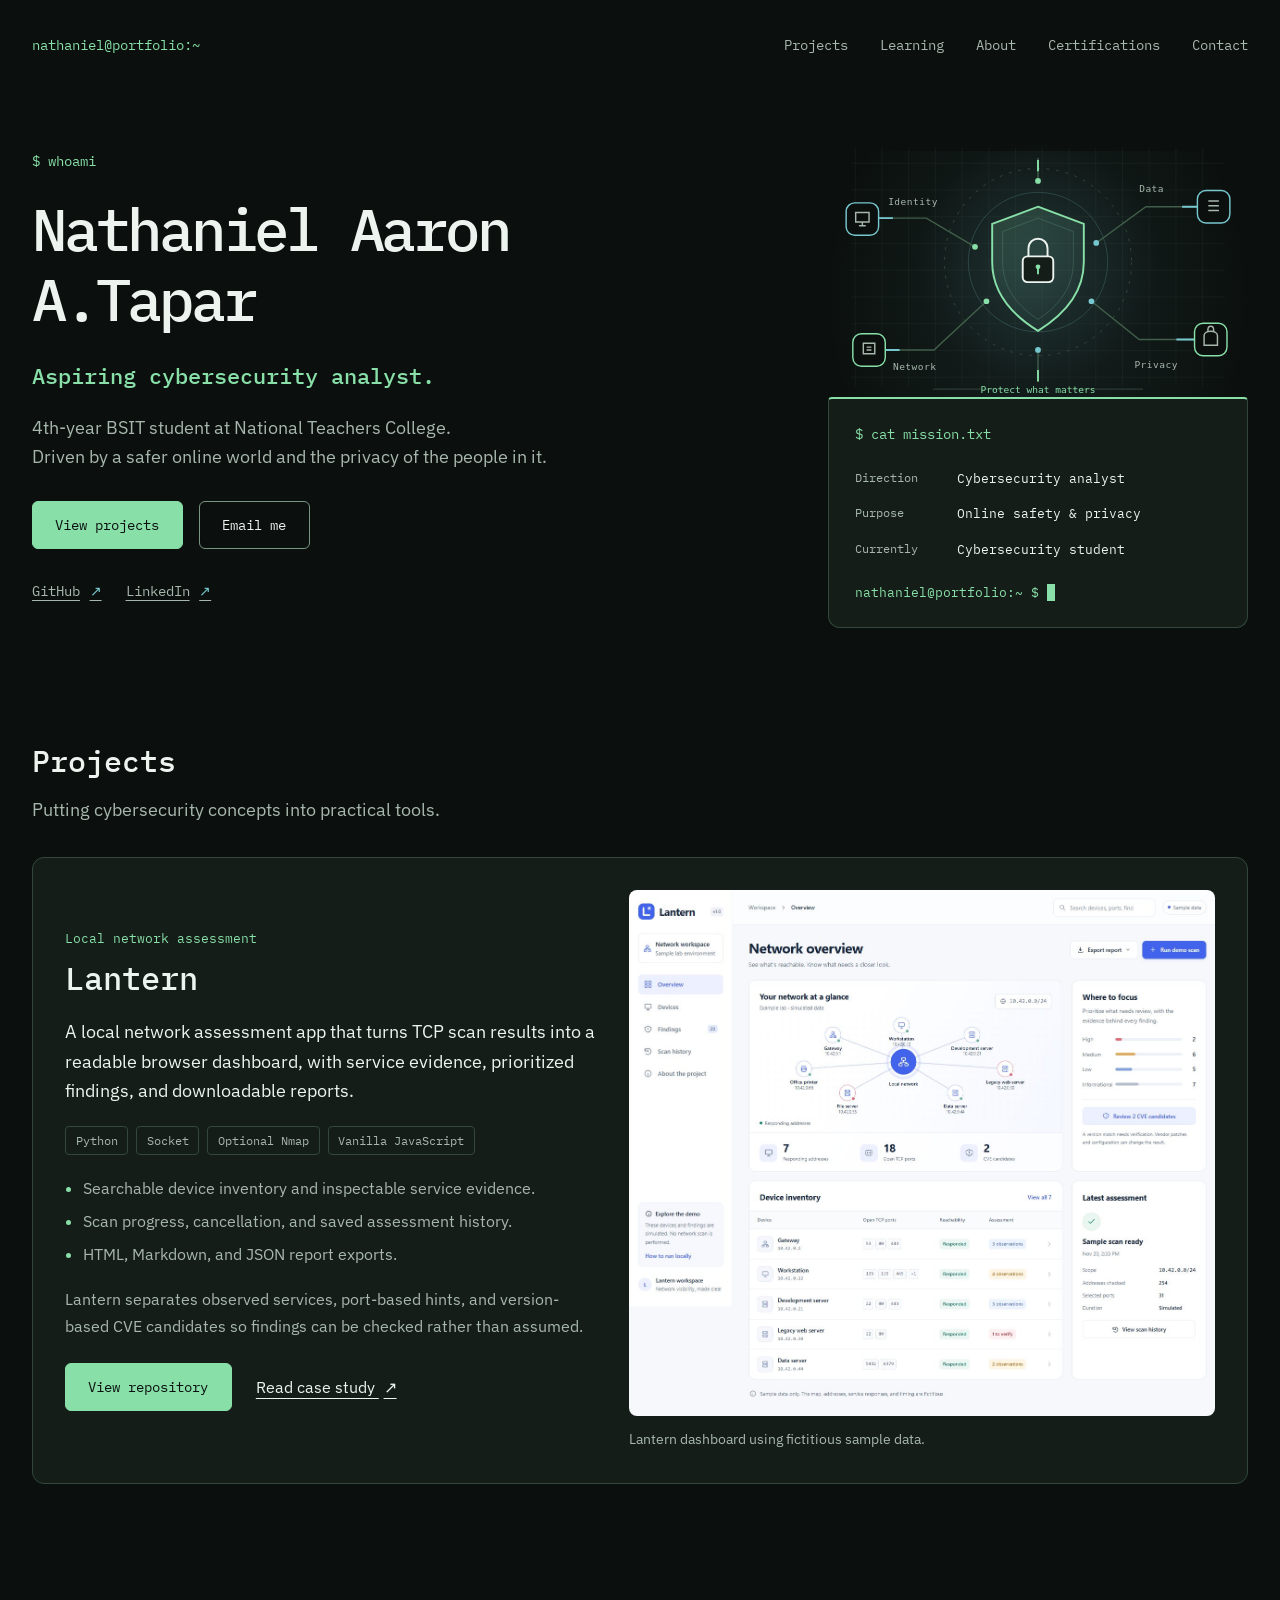
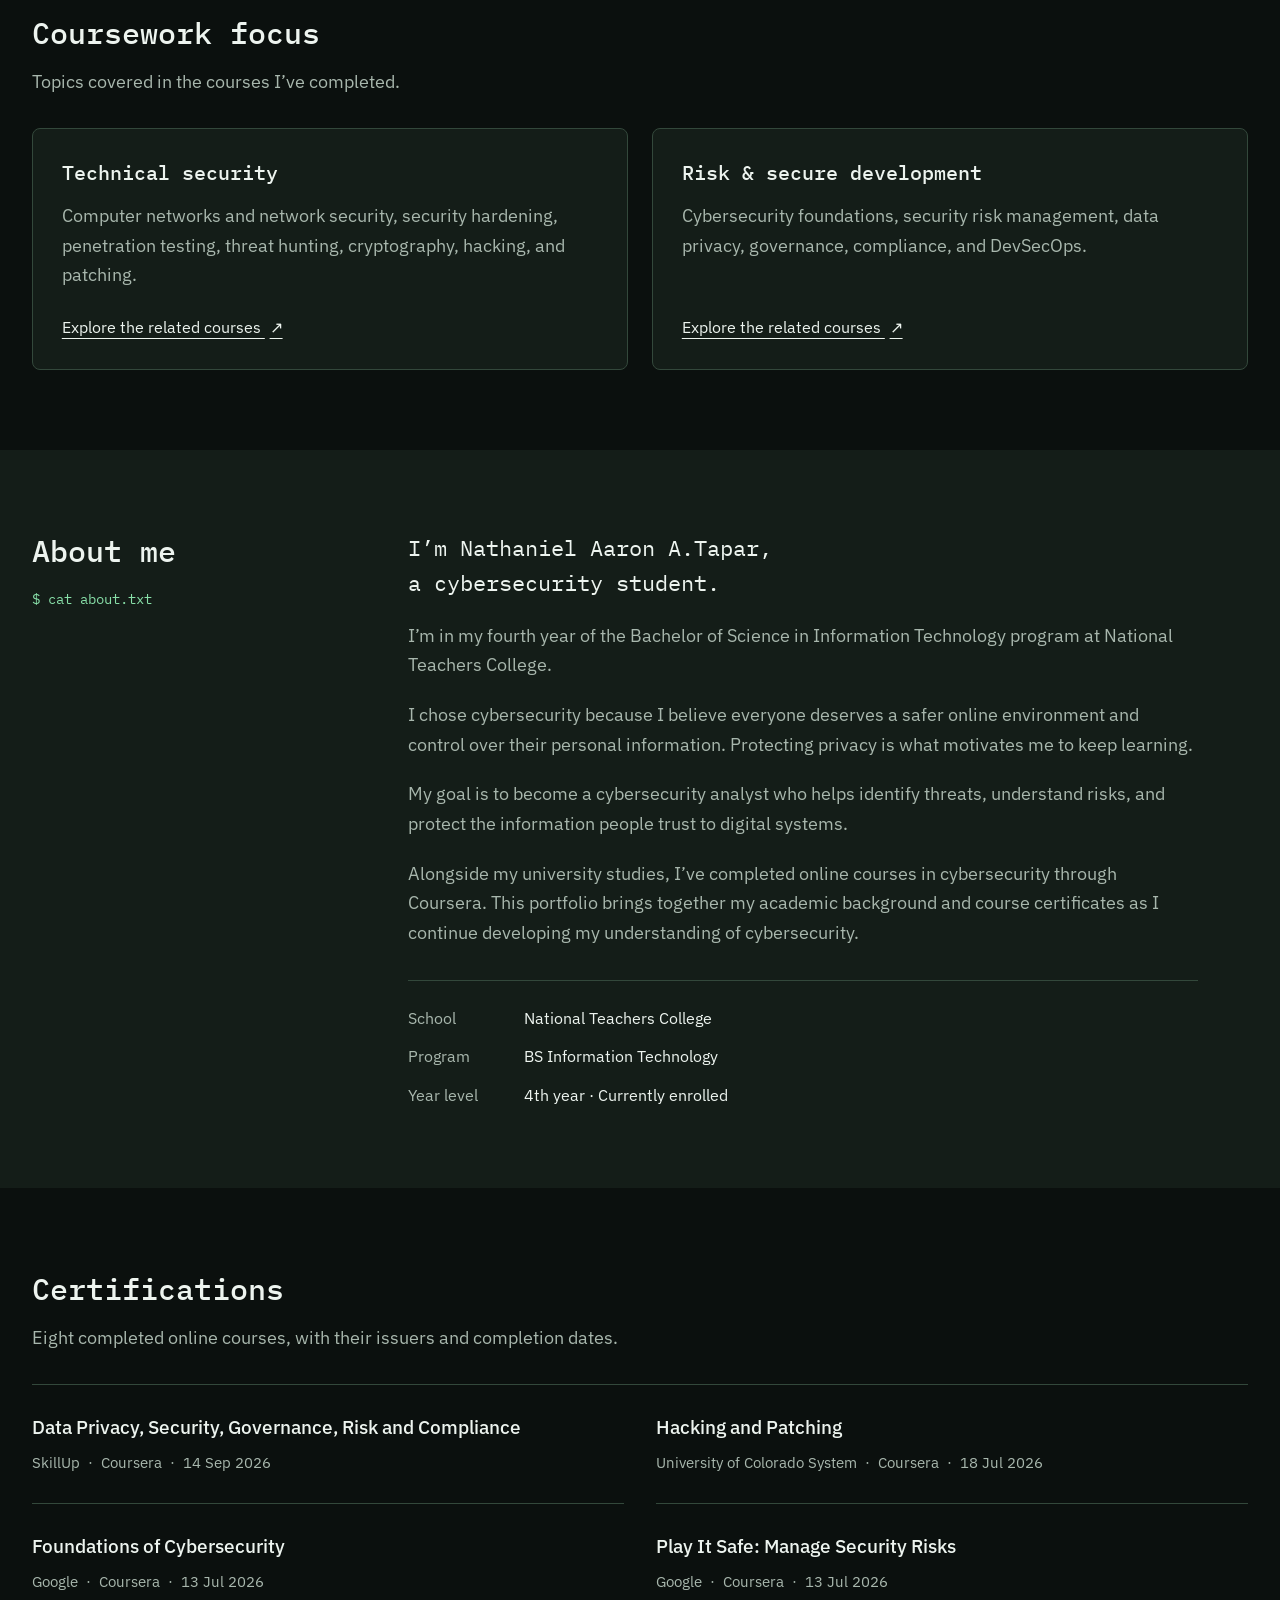
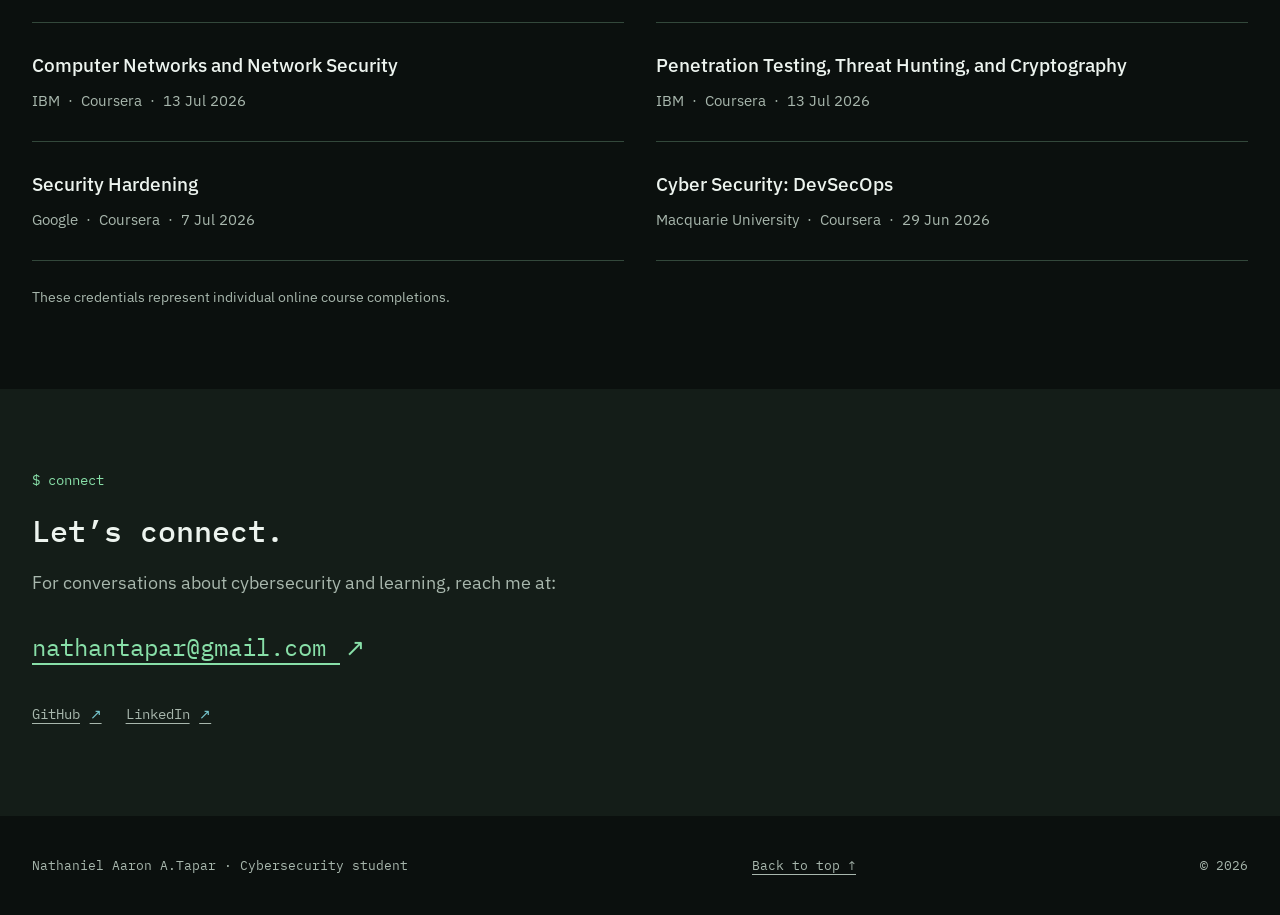
<file: index.html>
<!doctype html>
<html lang="en">
<head>
  <meta charset="utf-8">
  <meta name="viewport" content="width=device-width, initial-scale=1">
  <meta name="color-scheme" content="dark">
  <meta name="theme-color" content="#0b100e">
  <title>Nathaniel Aaron A.Tapar — Aspiring Cybersecurity Analyst</title>
  <meta name="description" content="Nathaniel Aaron A.Tapar, a fourth-year BSIT student and aspiring cybersecurity analyst. Building knowledge to support safer online environments and protect privacy.">
  <meta property="og:title" content="Nathaniel Aaron A.Tapar — Aspiring Cybersecurity Analyst">
  <meta property="og:description" content="Cybersecurity education, completed coursework, and a commitment to safer online environments and privacy.">
  <meta property="og:type" content="website">
  <link rel="icon" href="assets/favicon.svg" type="image/svg+xml">
  <link rel="preload" href="assets/fonts/ibm-plex-mono-medium.woff2" as="font" type="font/woff2" crossorigin>
  <link rel="stylesheet" href="styles.css">
</head>
<body>
  <a class="skip-link" href="#main">Skip to content</a>
  <header class="site-header shell">
    <a class="identity" href="#home" aria-label="Nathaniel Tapar, home">nathaniel@portfolio:<span aria-hidden="true">~</span></a>
    <nav aria-label="Main navigation">
      <a href="#projects">Projects</a>
      <a href="#learning">Learning</a>
      <a href="#about">About</a>
      <a href="#certifications">Certifications</a>
      <a href="#contact">Contact</a>
    </nav>
  </header>

  <main id="main">
    <section class="hero shell" id="home" aria-labelledby="intro-title">
      <div class="hero-copy">
        <p class="command" aria-hidden="true">$ whoami</p>
        <h1 id="intro-title" aria-label="Nathaniel Aaron A.Tapar">Nathaniel Aaron<br>A.Tapar</h1>
        <p class="role">Aspiring cybersecurity analyst.</p>
        <p class="hero-summary">4th-year BSIT student at National Teachers College.<br class="desktop-break"> Driven by a safer online world and the privacy of the people in it.</p>
        <div class="hero-actions">
          <a class="button button-primary" href="#projects">View projects</a>
          <a class="button button-secondary" href="mailto:nathantapar@gmail.com">Email me</a>
        </div>
        <nav class="profile-links" aria-label="Professional profiles">
          <a href="https://github.com/NathanTapar" target="_blank" rel="noopener noreferrer" aria-label="Nathaniel's GitHub profile (new tab)">GitHub <span aria-hidden="true">↗</span></a>
          <a href="https://www.linkedin.com/in/nathan-tapar-411894319/" target="_blank" rel="noopener noreferrer" aria-label="Nathaniel's LinkedIn profile (new tab)">LinkedIn <span aria-hidden="true">↗</span></a>
        </nav>
      </div>
      <aside class="hero-visual" aria-label="My cybersecurity direction">
        <img class="security-map" src="assets/security-network.svg" alt="" width="440" height="290">
        <div class="terminal mission-terminal">
          <p class="command" aria-hidden="true">$ cat mission.txt</p>
          <dl class="mission-details">
            <div><dt>Direction</dt><dd>Cybersecurity analyst</dd></div>
            <div><dt>Purpose</dt><dd>Online safety &amp; privacy</dd></div>
            <div><dt>Currently</dt><dd>Cybersecurity student</dd></div>
          </dl>
          <p class="terminal-prompt" aria-hidden="true">nathaniel@portfolio:~ $ <span class="cursor"></span></p>
        </div>
      </aside>
    </section>

    <section class="projects shell section" id="projects" aria-labelledby="projects-title">
      <div class="section-heading">
        <h2 id="projects-title">Projects</h2>
        <p>Putting cybersecurity concepts into practical tools.</p>
      </div>
      <article class="project-card" aria-labelledby="lantern-title">
        <div class="project-copy">
          <p class="project-category">Local network assessment</p>
          <h3 id="lantern-title">Lantern</h3>
          <p class="project-summary">A local network assessment app that turns TCP scan results into a readable browser dashboard, with service evidence, prioritized findings, and downloadable reports.</p>
          <ul class="project-stack" aria-label="Lantern technologies">
            <li>Python</li><li>Socket</li><li>Optional Nmap</li><li>Vanilla JavaScript</li>
          </ul>
          <ul class="project-features">
            <li>Searchable device inventory and inspectable service evidence.</li>
            <li>Scan progress, cancellation, and saved assessment history.</li>
            <li>HTML, Markdown, and JSON report exports.</li>
          </ul>
          <p class="project-decision">Lantern separates observed services, port-based hints, and version-based CVE candidates so findings can be checked rather than assumed.</p>
          <div class="project-actions">
            <a class="button button-primary" href="https://github.com/NathanTapar/Lantern" target="_blank" rel="noopener noreferrer" aria-label="View Lantern repository on GitHub (new tab)">View repository</a>
            <a class="text-link" href="https://github.com/NathanTapar/Lantern/blob/main/docs/portfolio-case-study.md" target="_blank" rel="noopener noreferrer" aria-label="Read Lantern's portfolio case study on GitHub (new tab)">Read case study <span aria-hidden="true">↗</span></a>
          </div>
        </div>
        <figure class="project-preview">
          <img src="assets/lantern-overview.jpg" alt="Lantern dashboard with a network map, device inventory, and findings grouped by severity." width="1265" height="1138" loading="lazy" decoding="async" draggable="false">
          <figcaption>Lantern dashboard using fictitious sample data.</figcaption>
        </figure>
      </article>
    </section>

    <section class="learning shell section" id="learning" aria-labelledby="learning-title">
      <div class="section-heading">
        <h2 id="learning-title">Coursework focus</h2>
        <p>Topics covered in the courses I’ve completed.</p>
      </div>
      <div class="learning-grid">
        <article class="learning-card">
          <h3>Technical security</h3>
          <p>Computer networks and network security, security hardening, penetration testing, threat hunting, cryptography, hacking, and patching.</p>
          <a class="text-link" href="#certifications">Explore the related courses <span aria-hidden="true">↗</span></a>
        </article>
        <article class="learning-card">
          <h3>Risk &amp; secure development</h3>
          <p>Cybersecurity foundations, security risk management, data privacy, governance, compliance, and DevSecOps.</p>
          <a class="text-link" href="#certifications">Explore the related courses <span aria-hidden="true">↗</span></a>
        </article>
      </div>
    </section>

    <section class="about section-band" id="about" aria-labelledby="about-title">
      <div class="shell about-grid section">
        <div>
          <h2 id="about-title">About me</h2>
          <p class="command section-command" aria-hidden="true">$ cat about.txt</p>
        </div>
        <div class="about-copy">
          <p class="about-intro">I’m Nathaniel Aaron A.Tapar,<br>a cybersecurity student.</p>
          <p>I’m in my fourth year of the Bachelor of Science in Information Technology program at National Teachers College.</p>
          <p>I chose cybersecurity because I believe everyone deserves a safer online environment and control over their personal information. Protecting privacy is what motivates me to keep learning.</p>
          <p>My goal is to become a cybersecurity analyst who helps identify threats, understand risks, and protect the information people trust to digital systems.</p>
          <p>Alongside my university studies, I’ve completed online courses in cybersecurity through Coursera. This portfolio brings together my academic background and course certificates as I continue developing my understanding of cybersecurity.</p>
          <dl class="education">
            <div><dt>School</dt><dd>National Teachers College</dd></div>
            <div><dt>Program</dt><dd>BS Information Technology</dd></div>
            <div><dt>Year level</dt><dd>4th year · Currently enrolled</dd></div>
          </dl>
        </div>
      </div>
    </section>

    <section class="certifications shell section" id="certifications" aria-labelledby="certifications-title">
      <div class="section-heading">
        <h2 id="certifications-title">Certifications</h2>
        <p>Eight completed online courses, with their issuers and completion dates.</p>
      </div>
      <ul class="certificate-list">
        <li class="certificate">
          <div class="certificate-copy">
            <h3>Data Privacy, Security, Governance, Risk and Compliance</h3>
            <p>SkillUp <span aria-hidden="true">·</span> Coursera <span aria-hidden="true">·</span> <time datetime="2026-09-14">14 Sep 2026</time></p>
          </div>
        </li>
        <li class="certificate">
          <div class="certificate-copy">
            <h3>Hacking and Patching</h3>
            <p>University of Colorado System <span aria-hidden="true">·</span> Coursera <span aria-hidden="true">·</span> <time datetime="2026-07-18">18 Jul 2026</time></p>
          </div>
        </li>
        <li class="certificate">
          <div class="certificate-copy">
            <h3>Foundations of Cybersecurity</h3>
            <p>Google <span aria-hidden="true">·</span> Coursera <span aria-hidden="true">·</span> <time datetime="2026-07-13">13 Jul 2026</time></p>
          </div>
        </li>
        <li class="certificate">
          <div class="certificate-copy">
            <h3>Play It Safe: Manage Security Risks</h3>
            <p>Google <span aria-hidden="true">·</span> Coursera <span aria-hidden="true">·</span> <time datetime="2026-07-13">13 Jul 2026</time></p>
          </div>
        </li>
        <li class="certificate">
          <div class="certificate-copy">
            <h3>Computer Networks and Network Security</h3>
            <p>IBM <span aria-hidden="true">·</span> Coursera <span aria-hidden="true">·</span> <time datetime="2026-07-13">13 Jul 2026</time></p>
          </div>
        </li>
        <li class="certificate">
          <div class="certificate-copy">
            <h3>Penetration Testing, Threat Hunting, and Cryptography</h3>
            <p>IBM <span aria-hidden="true">·</span> Coursera <span aria-hidden="true">·</span> <time datetime="2026-07-13">13 Jul 2026</time></p>
          </div>
        </li>
        <li class="certificate">
          <div class="certificate-copy">
            <h3>Security Hardening</h3>
            <p>Google <span aria-hidden="true">·</span> Coursera <span aria-hidden="true">·</span> <time datetime="2026-07-07">7 Jul 2026</time></p>
          </div>
        </li>
        <li class="certificate">
          <div class="certificate-copy">
            <h3>Cyber Security: DevSecOps</h3>
            <p>Macquarie University <span aria-hidden="true">·</span> Coursera <span aria-hidden="true">·</span> <time datetime="2026-06-29">29 Jun 2026</time></p>
          </div>
        </li>
      </ul>
      <p class="certificate-note">These credentials represent individual online course completions.</p>
    </section>

    <section class="contact section-band" id="contact" aria-labelledby="contact-title">
      <div class="shell section">
        <p class="command" aria-hidden="true">$ connect</p>
        <h2 id="contact-title">Let’s connect.</h2>
        <p>For conversations about cybersecurity and learning, reach me at:</p>
        <a class="email-link" href="mailto:nathantapar@gmail.com">nathantapar@gmail.com <span aria-hidden="true">↗</span></a>
        <nav class="profile-links" aria-label="Contact profiles">
          <a href="https://github.com/NathanTapar" target="_blank" rel="noopener noreferrer" aria-label="Nathaniel's GitHub profile (new tab)">GitHub <span aria-hidden="true">↗</span></a>
          <a href="https://www.linkedin.com/in/nathan-tapar-411894319/" target="_blank" rel="noopener noreferrer" aria-label="Nathaniel's LinkedIn profile (new tab)">LinkedIn <span aria-hidden="true">↗</span></a>
        </nav>
      </div>
    </section>
  </main>
  <footer class="site-footer shell">
    <p>Nathaniel Aaron A.Tapar <span aria-hidden="true">·</span> Cybersecurity student</p>
    <a href="#home">Back to top <span aria-hidden="true">↑</span></a>
    <p>© 2026</p>
  </footer>
</body>
</html>
</file>
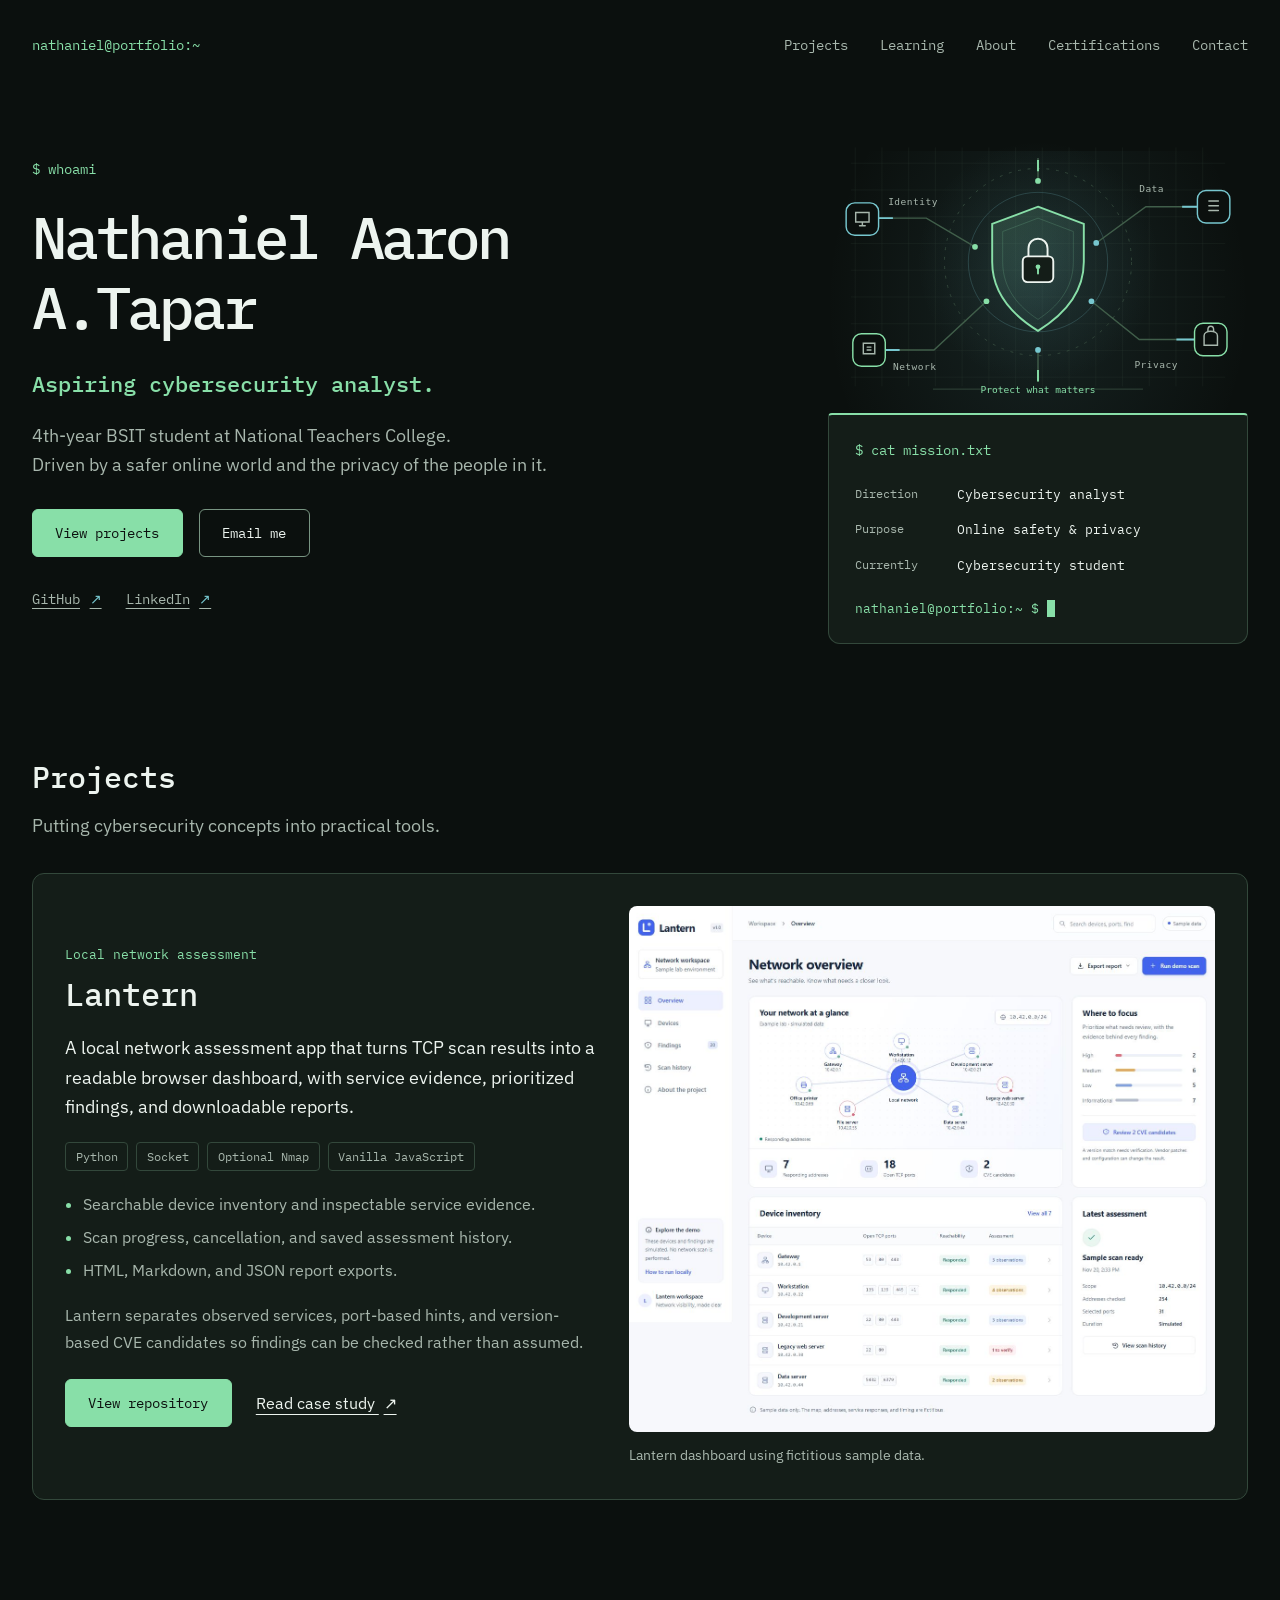
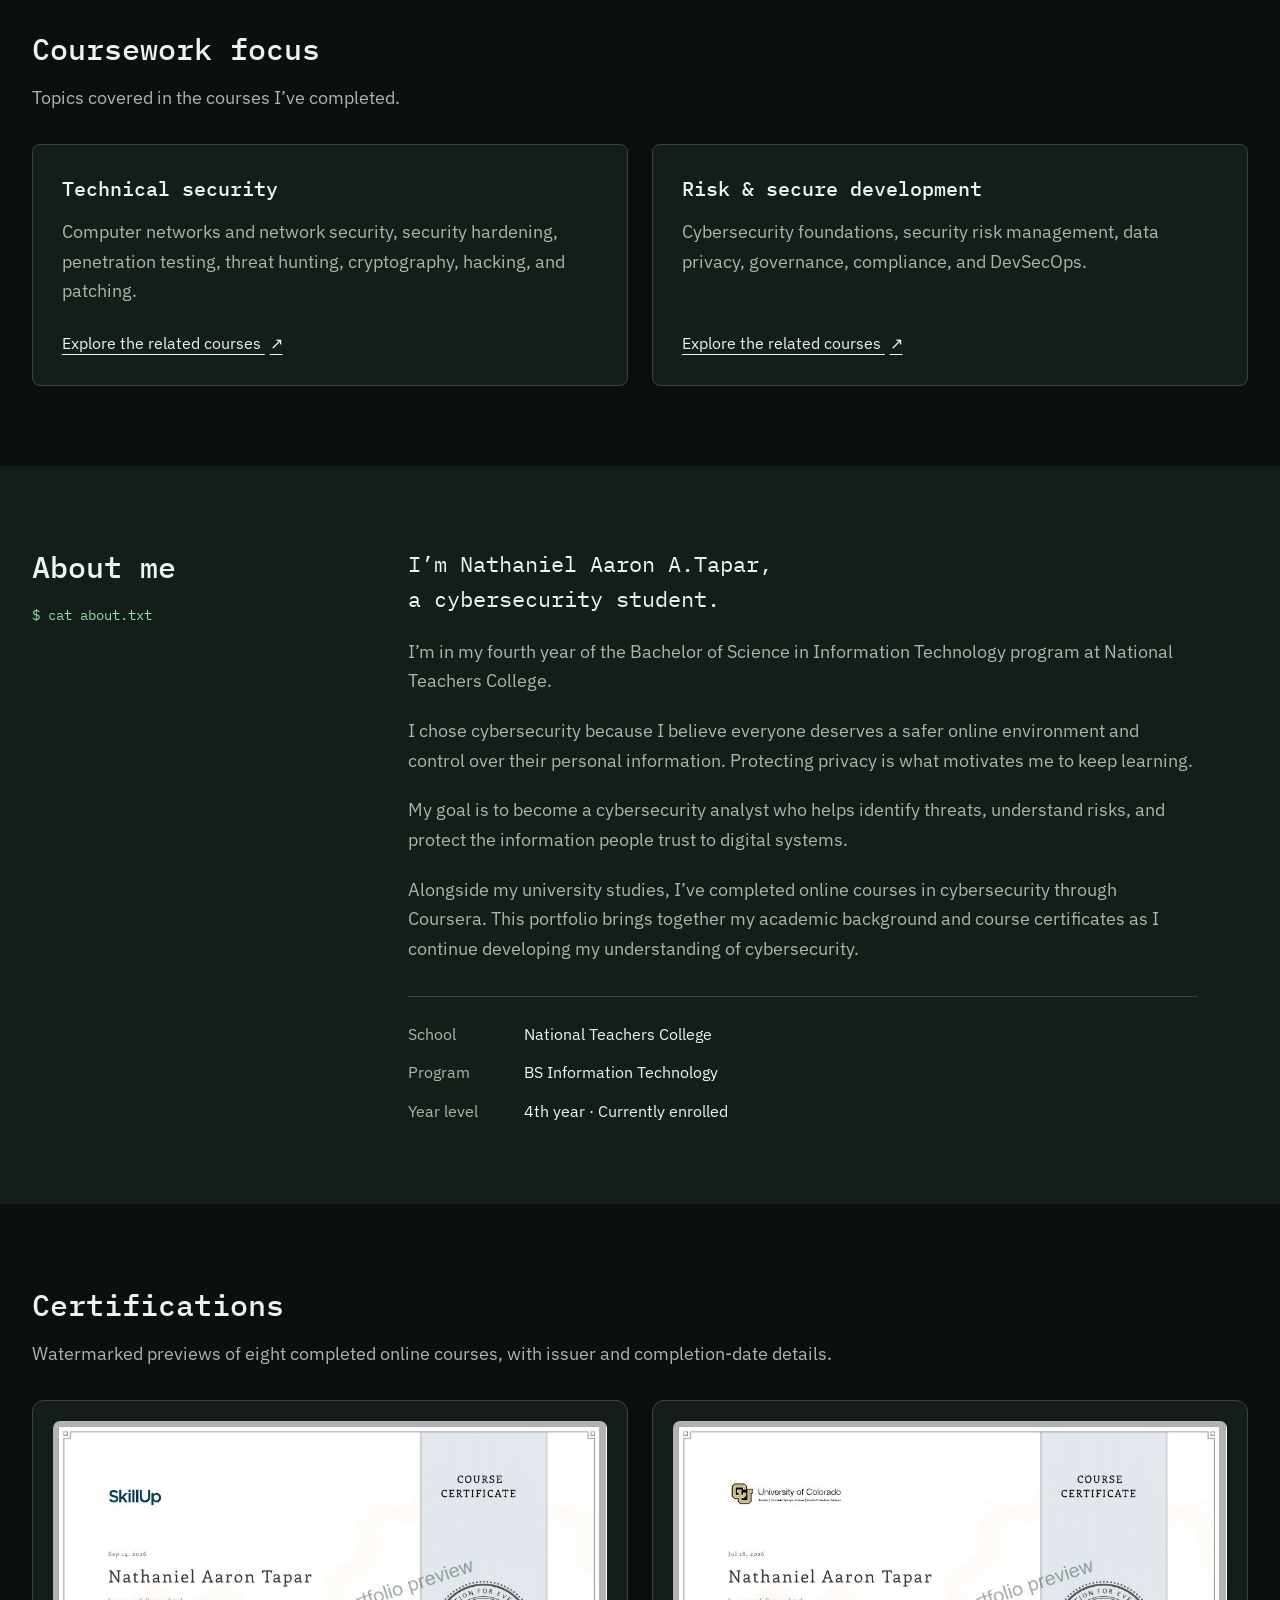
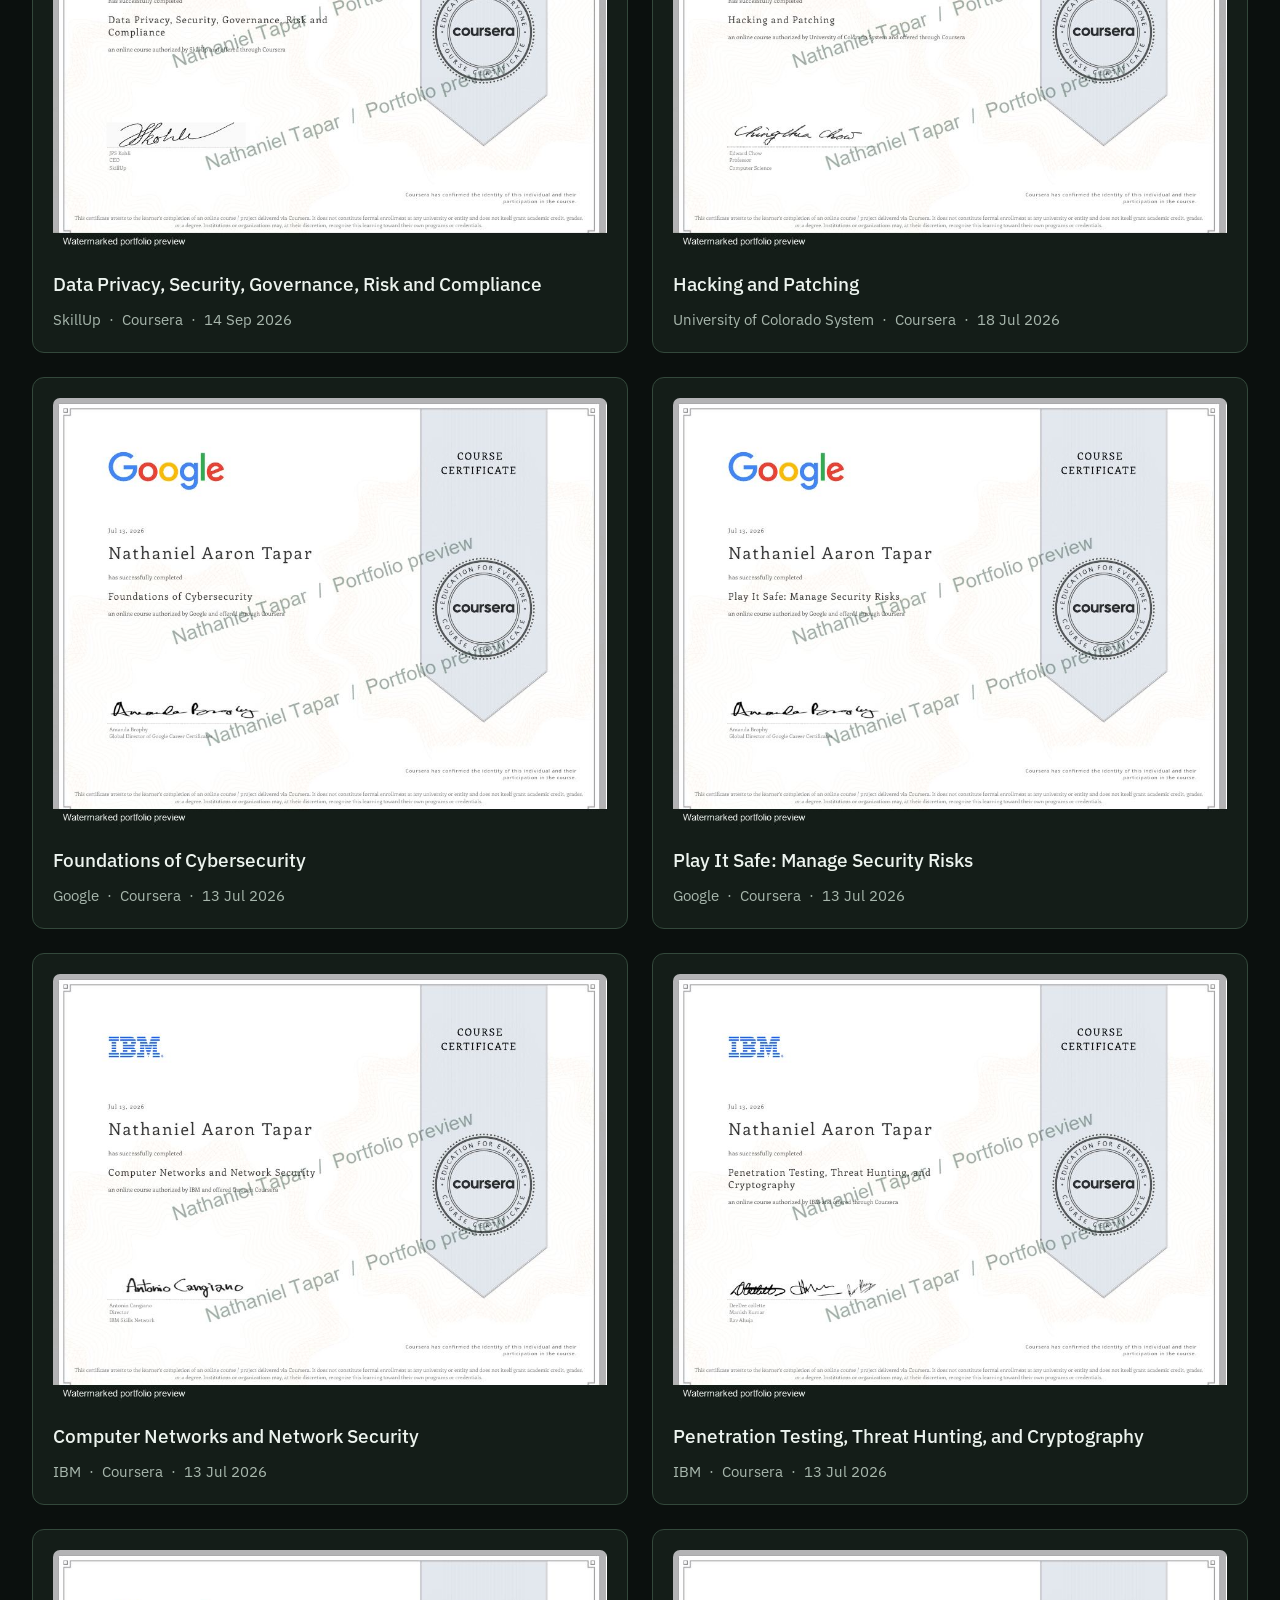
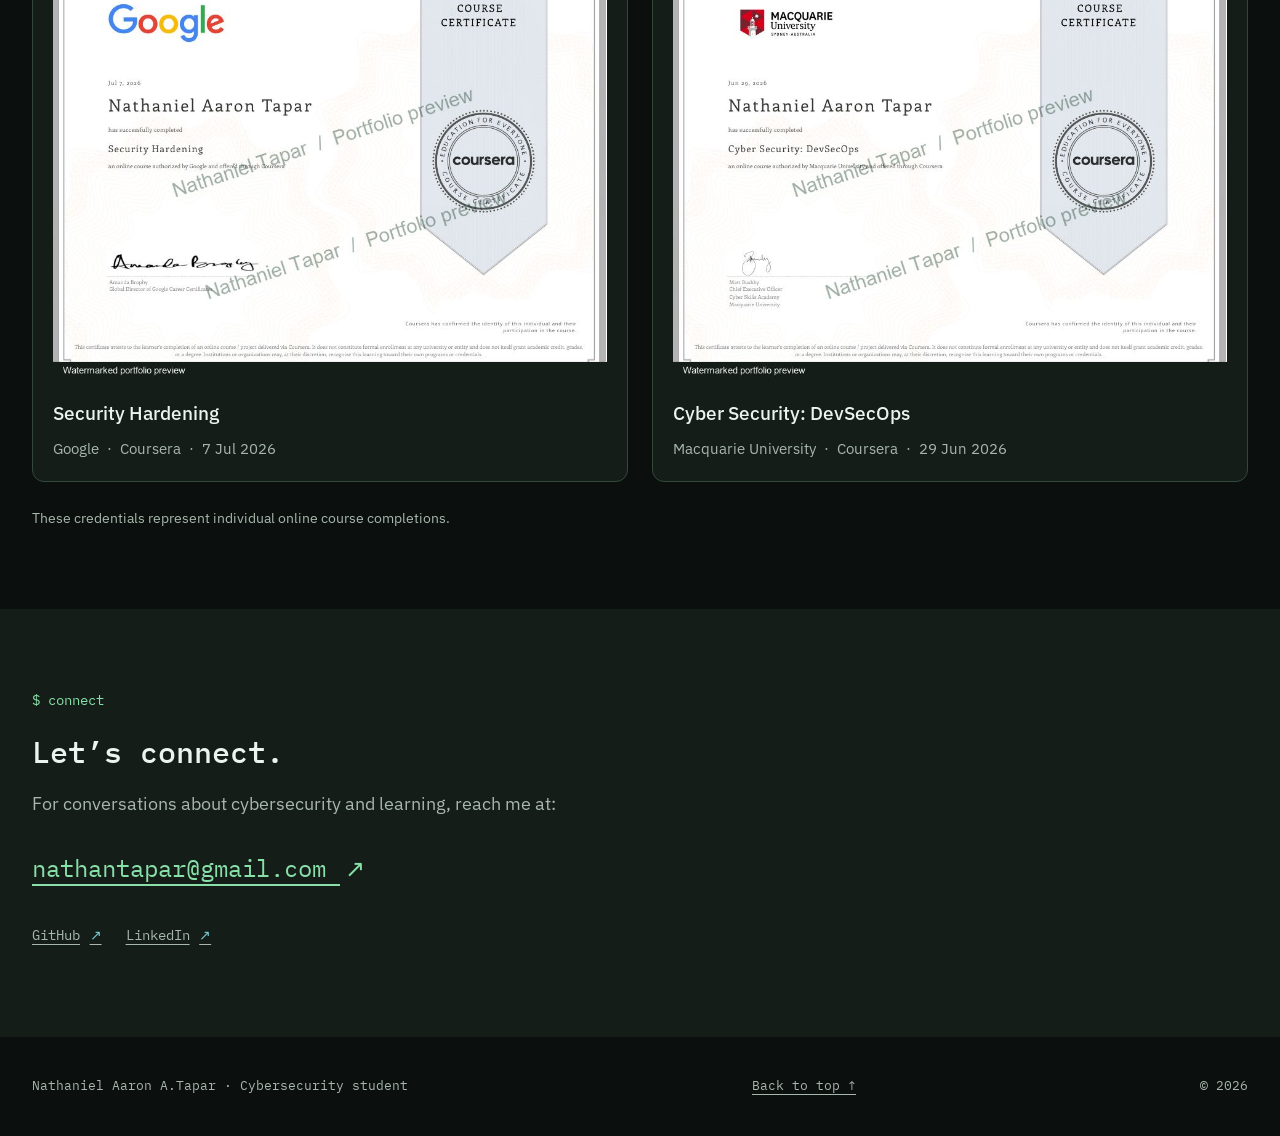
<file: public/index.html>
<!doctype html>
<html lang="en">
<head>
  <meta charset="utf-8">
  <meta name="viewport" content="width=device-width, initial-scale=1">
  <meta name="color-scheme" content="dark">
  <meta name="theme-color" content="#0b100e">
  <title>Nathaniel Aaron A.Tapar — Aspiring Cybersecurity Analyst</title>
  <meta name="description" content="Nathaniel Aaron A.Tapar, a fourth-year BSIT student and aspiring cybersecurity analyst. Building knowledge to support safer online environments and protect privacy.">
  <meta property="og:title" content="Nathaniel Aaron A.Tapar — Aspiring Cybersecurity Analyst">
  <meta property="og:description" content="Cybersecurity education, completed coursework, and a commitment to safer online environments and privacy.">
  <meta property="og:type" content="website">
  <link rel="icon" href="assets/favicon.svg" type="image/svg+xml">
  <link rel="preload" href="assets/fonts/ibm-plex-mono-medium.woff2" as="font" type="font/woff2" crossorigin>
  <link rel="stylesheet" href="styles.css">
</head>
<body>
  <a class="skip-link" href="#main">Skip to content</a>
  <header class="site-header shell">
    <a class="identity" href="#home" aria-label="Nathaniel Tapar, home">nathaniel@portfolio:<span aria-hidden="true">~</span></a>
    <nav aria-label="Main navigation">
      <a href="#projects">Projects</a>
      <a href="#learning">Learning</a>
      <a href="#about">About</a>
      <a href="#certifications">Certifications</a>
      <a href="#contact">Contact</a>
    </nav>
  </header>

  <main id="main">
    <section class="hero shell" id="home" aria-labelledby="intro-title">
      <div class="hero-copy">
        <p class="command" aria-hidden="true">$ whoami</p>
        <h1 id="intro-title" aria-label="Nathaniel Aaron A.Tapar">Nathaniel Aaron<br>A.Tapar</h1>
        <p class="role">Aspiring cybersecurity analyst.</p>
        <p class="hero-summary">4th-year BSIT student at National Teachers College.<br class="desktop-break"> Driven by a safer online world and the privacy of the people in it.</p>
        <div class="hero-actions">
          <a class="button button-primary" href="#projects">View projects</a>
          <a class="button button-secondary" href="https://accounts.google.com/AccountChooser/signinchooser?service=mail&amp;continue=https%3A%2F%2Fmail.google.com%2Fmail%2F%3Fview%3Dcm%26fs%3D1%26to%3Dnathantapar%2540gmail.com" target="_blank" rel="noopener noreferrer" aria-label="Email Nathaniel in Gmail (new tab)">Email me</a>
        </div>
        <nav class="profile-links" aria-label="Professional profiles">
          <a href="https://github.com/NathanTapar" target="_blank" rel="noopener noreferrer" aria-label="Nathaniel's GitHub profile (new tab)">GitHub <span aria-hidden="true">↗</span></a>
          <a href="https://www.linkedin.com/in/nathan-tapar-411894319/" target="_blank" rel="noopener noreferrer" aria-label="Nathaniel's LinkedIn profile (new tab)">LinkedIn <span aria-hidden="true">↗</span></a>
        </nav>
      </div>
      <aside class="hero-visual" aria-label="My cybersecurity direction">
        <img class="security-map" src="assets/security-network.svg" alt="" width="440" height="290">
        <div class="terminal mission-terminal">
          <p class="command" aria-hidden="true">$ cat mission.txt</p>
          <dl class="mission-details">
            <div><dt>Direction</dt><dd>Cybersecurity analyst</dd></div>
            <div><dt>Purpose</dt><dd>Online safety &amp; privacy</dd></div>
            <div><dt>Currently</dt><dd>Cybersecurity student</dd></div>
          </dl>
          <p class="terminal-prompt" aria-hidden="true">nathaniel@portfolio:~ $ <span class="cursor"></span></p>
        </div>
      </aside>
    </section>

    <section class="projects shell section" id="projects" aria-labelledby="projects-title">
      <div class="section-heading">
        <h2 id="projects-title">Projects</h2>
        <p>Putting cybersecurity concepts into practical tools.</p>
      </div>
      <article class="project-card" aria-labelledby="lantern-title">
        <div class="project-copy">
          <p class="project-category">Local network assessment</p>
          <h3 id="lantern-title">Lantern</h3>
          <p class="project-summary">A local network assessment app that turns TCP scan results into a readable browser dashboard, with service evidence, prioritized findings, and downloadable reports.</p>
          <ul class="project-stack" aria-label="Lantern technologies">
            <li>Python</li><li>Socket</li><li>Optional Nmap</li><li>Vanilla JavaScript</li>
          </ul>
          <ul class="project-features">
            <li>Searchable device inventory and inspectable service evidence.</li>
            <li>Scan progress, cancellation, and saved assessment history.</li>
            <li>HTML, Markdown, and JSON report exports.</li>
          </ul>
          <p class="project-decision">Lantern separates observed services, port-based hints, and version-based CVE candidates so findings can be checked rather than assumed.</p>
          <div class="project-actions">
            <a class="button button-primary" href="https://github.com/NathanTapar/Lantern" target="_blank" rel="noopener noreferrer" aria-label="View Lantern repository on GitHub (new tab)">View repository</a>
            <a class="text-link" href="https://github.com/NathanTapar/Lantern/blob/main/docs/portfolio-case-study.md" target="_blank" rel="noopener noreferrer" aria-label="Read Lantern's portfolio case study on GitHub (new tab)">Read case study <span aria-hidden="true">↗</span></a>
          </div>
        </div>
        <figure class="project-preview">
          <img src="assets/lantern-overview.jpg" alt="Lantern dashboard with a network map, device inventory, and findings grouped by severity." width="1265" height="1138" loading="lazy" decoding="async" draggable="false">
          <figcaption>Lantern dashboard using fictitious sample data.</figcaption>
        </figure>
      </article>
    </section>

    <section class="learning shell section" id="learning" aria-labelledby="learning-title">
      <div class="section-heading">
        <h2 id="learning-title">Coursework focus</h2>
        <p>Topics covered in the courses I’ve completed.</p>
      </div>
      <div class="learning-grid">
        <article class="learning-card">
          <h3>Technical security</h3>
          <p>Computer networks and network security, security hardening, penetration testing, threat hunting, cryptography, hacking, and patching.</p>
          <a class="text-link" href="#certifications">Explore the related courses <span aria-hidden="true">↗</span></a>
        </article>
        <article class="learning-card">
          <h3>Risk &amp; secure development</h3>
          <p>Cybersecurity foundations, security risk management, data privacy, governance, compliance, and DevSecOps.</p>
          <a class="text-link" href="#certifications">Explore the related courses <span aria-hidden="true">↗</span></a>
        </article>
      </div>
    </section>

    <section class="about section-band" id="about" aria-labelledby="about-title">
      <div class="shell about-grid section">
        <div>
          <h2 id="about-title">About me</h2>
          <p class="command section-command" aria-hidden="true">$ cat about.txt</p>
        </div>
        <div class="about-copy">
          <p class="about-intro">I’m Nathaniel Aaron A.Tapar,<br>a cybersecurity student.</p>
          <p>I’m in my fourth year of the Bachelor of Science in Information Technology program at National Teachers College.</p>
          <p>I chose cybersecurity because I believe everyone deserves a safer online environment and control over their personal information. Protecting privacy is what motivates me to keep learning.</p>
          <p>My goal is to become a cybersecurity analyst who helps identify threats, understand risks, and protect the information people trust to digital systems.</p>
          <p>Alongside my university studies, I’ve completed online courses in cybersecurity through Coursera. This portfolio brings together my academic background and course certificates as I continue developing my understanding of cybersecurity.</p>
          <dl class="education">
            <div><dt>School</dt><dd>National Teachers College</dd></div>
            <div><dt>Program</dt><dd>BS Information Technology</dd></div>
            <div><dt>Year level</dt><dd>4th year · Currently enrolled</dd></div>
          </dl>
        </div>
      </div>
    </section>

    <section class="certifications shell section" id="certifications" aria-labelledby="certifications-title">
      <div class="section-heading">
        <h2 id="certifications-title">Certifications</h2>
        <p>Watermarked previews of eight completed online courses, with issuer and completion-date details.</p>
      </div>
      <ul class="certificate-list">
        <li class="certificate">
          <img class="certificate-preview" src="assets/certificate-previews/data-privacy-security-governance-risk-compliance.jpg" alt="Watermarked portfolio preview of Data Privacy, Security, Governance, Risk and Compliance from SkillUp." width="900" height="696" loading="lazy" decoding="async" draggable="false">
          <div class="certificate-copy">
            <h3>Data Privacy, Security, Governance, Risk and Compliance</h3>
            <p>SkillUp <span aria-hidden="true">·</span> Coursera <span aria-hidden="true">·</span> <time datetime="2026-09-14">14 Sep 2026</time></p>
          </div>
        </li>
        <li class="certificate">
          <img class="certificate-preview" src="assets/certificate-previews/hacking-and-patching.jpg" alt="Watermarked portfolio preview of Hacking and Patching from University of Colorado System." width="900" height="696" loading="lazy" decoding="async" draggable="false">
          <div class="certificate-copy">
            <h3>Hacking and Patching</h3>
            <p>University of Colorado System <span aria-hidden="true">·</span> Coursera <span aria-hidden="true">·</span> <time datetime="2026-07-18">18 Jul 2026</time></p>
          </div>
        </li>
        <li class="certificate">
          <img class="certificate-preview" src="assets/certificate-previews/foundations-of-cybersecurity.jpg" alt="Watermarked portfolio preview of Foundations of Cybersecurity from Google." width="900" height="696" loading="lazy" decoding="async" draggable="false">
          <div class="certificate-copy">
            <h3>Foundations of Cybersecurity</h3>
            <p>Google <span aria-hidden="true">·</span> Coursera <span aria-hidden="true">·</span> <time datetime="2026-07-13">13 Jul 2026</time></p>
          </div>
        </li>
        <li class="certificate">
          <img class="certificate-preview" src="assets/certificate-previews/play-it-safe-manage-security-risks.jpg" alt="Watermarked portfolio preview of Play It Safe: Manage Security Risks from Google." width="900" height="696" loading="lazy" decoding="async" draggable="false">
          <div class="certificate-copy">
            <h3>Play It Safe: Manage Security Risks</h3>
            <p>Google <span aria-hidden="true">·</span> Coursera <span aria-hidden="true">·</span> <time datetime="2026-07-13">13 Jul 2026</time></p>
          </div>
        </li>
        <li class="certificate">
          <img class="certificate-preview" src="assets/certificate-previews/computer-networks-and-network-security.jpg" alt="Watermarked portfolio preview of Computer Networks and Network Security from IBM." width="900" height="696" loading="lazy" decoding="async" draggable="false">
          <div class="certificate-copy">
            <h3>Computer Networks and Network Security</h3>
            <p>IBM <span aria-hidden="true">·</span> Coursera <span aria-hidden="true">·</span> <time datetime="2026-07-13">13 Jul 2026</time></p>
          </div>
        </li>
        <li class="certificate">
          <img class="certificate-preview" src="assets/certificate-previews/penetration-testing-threat-hunting-and-cryptography.jpg" alt="Watermarked portfolio preview of Penetration Testing, Threat Hunting, and Cryptography from IBM." width="900" height="696" loading="lazy" decoding="async" draggable="false">
          <div class="certificate-copy">
            <h3>Penetration Testing, Threat Hunting, and Cryptography</h3>
            <p>IBM <span aria-hidden="true">·</span> Coursera <span aria-hidden="true">·</span> <time datetime="2026-07-13">13 Jul 2026</time></p>
          </div>
        </li>
        <li class="certificate">
          <img class="certificate-preview" src="assets/certificate-previews/security-hardening.jpg" alt="Watermarked portfolio preview of Security Hardening from Google." width="900" height="696" loading="lazy" decoding="async" draggable="false">
          <div class="certificate-copy">
            <h3>Security Hardening</h3>
            <p>Google <span aria-hidden="true">·</span> Coursera <span aria-hidden="true">·</span> <time datetime="2026-07-07">7 Jul 2026</time></p>
          </div>
        </li>
        <li class="certificate">
          <img class="certificate-preview" src="assets/certificate-previews/cyber-security-devsecops.jpg" alt="Watermarked portfolio preview of Cyber Security: DevSecOps from Macquarie University." width="900" height="696" loading="lazy" decoding="async" draggable="false">
          <div class="certificate-copy">
            <h3>Cyber Security: DevSecOps</h3>
            <p>Macquarie University <span aria-hidden="true">·</span> Coursera <span aria-hidden="true">·</span> <time datetime="2026-06-29">29 Jun 2026</time></p>
          </div>
        </li>
      </ul>
      <p class="certificate-note">These credentials represent individual online course completions.</p>
    </section>

    <section class="contact section-band" id="contact" aria-labelledby="contact-title">
      <div class="shell section">
        <p class="command" aria-hidden="true">$ connect</p>
        <h2 id="contact-title">Let’s connect.</h2>
        <p>For conversations about cybersecurity and learning, reach me at:</p>
        <a class="email-link" href="https://accounts.google.com/AccountChooser/signinchooser?service=mail&amp;continue=https%3A%2F%2Fmail.google.com%2Fmail%2F%3Fview%3Dcm%26fs%3D1%26to%3Dnathantapar%2540gmail.com" target="_blank" rel="noopener noreferrer" aria-label="Compose an email to nathantapar@gmail.com in Gmail (new tab)">nathantapar@gmail.com <span aria-hidden="true">↗</span></a>
        <nav class="profile-links" aria-label="Contact profiles">
          <a href="https://github.com/NathanTapar" target="_blank" rel="noopener noreferrer" aria-label="Nathaniel's GitHub profile (new tab)">GitHub <span aria-hidden="true">↗</span></a>
          <a href="https://www.linkedin.com/in/nathan-tapar-411894319/" target="_blank" rel="noopener noreferrer" aria-label="Nathaniel's LinkedIn profile (new tab)">LinkedIn <span aria-hidden="true">↗</span></a>
        </nav>
      </div>
    </section>
  </main>
  <footer class="site-footer shell">
    <p>Nathaniel Aaron A.Tapar <span aria-hidden="true">·</span> Cybersecurity student</p>
    <a href="#home">Back to top <span aria-hidden="true">↑</span></a>
    <p>© 2026</p>
  </footer>
</body>
</html>
</file>
<file: styles.css>
@font-face {
  font-family: "IBM Plex Mono";
  src: url("assets/fonts/ibm-plex-mono-regular.woff2") format("woff2");
  font-style: normal;
  font-weight: 400;
  font-display: swap;
}
@font-face {
  font-family: "IBM Plex Mono";
  src: url("assets/fonts/ibm-plex-mono-medium.woff2") format("woff2");
  font-style: normal;
  font-weight: 500;
  font-display: swap;
}
@font-face {
  font-family: "IBM Plex Sans";
  src: url("assets/fonts/ibm-plex-sans.woff2") format("woff2");
  font-style: normal;
  font-weight: 400 500;
  font-display: swap;
}

:root {
  --background: #0b100e;
  --surface: #141d18;
  --text: #edf4ef;
  --muted: #a8b7ad;
  --accent: #88dfa8;
  --signal: #77c7cf;
  --border: #33483b;
  --mono: "IBM Plex Mono", Consolas, monospace;
  --sans: "IBM Plex Sans", "Segoe UI", sans-serif;
  color-scheme: dark;
  scroll-behavior: smooth;
  scroll-padding-top: 1.5rem;
}

* { box-sizing: border-box; }
body { margin: 0; background: var(--background); color: var(--text); font: 1.125rem/1.65 var(--sans); }
a { color: inherit; text-underline-offset: .3em; }
a:hover { color: var(--accent); }
a:focus-visible { outline: 2px solid var(--accent); outline-offset: 5px; border-radius: 2px; }
::selection { background: var(--accent); color: var(--background); }
p, h1, h2, h3, dl, dd { margin: 0; }
h1, h2, h3 { text-wrap: balance; }
h2 { font: 500 clamp(1.55rem, 2.5vw, 1.875rem)/1.4 var(--mono); }
h3 { font: 500 1.25rem/1.5 var(--mono); }
.shell { width: min(1216px, calc(100% - 3rem)); margin-inline: auto; }
.section { padding-block: 5rem; }
.section-band { background: var(--surface); }
.command { font: 400 .875rem/1.6 var(--mono); color: var(--accent); }
.section-heading { margin-bottom: 2rem; }
.section-heading p { margin-top: .8rem; color: var(--muted); }
.skip-link { position: fixed; top: .75rem; left: 1.5rem; z-index: 10; padding: .75rem 1rem; color: var(--background); background: var(--accent); transform: translateY(-180%); }
.skip-link:focus { transform: none; color: var(--background); }

.site-header { display: flex; align-items: center; justify-content: space-between; gap: 1.5rem; padding-block: 1.75rem; }
.identity { font: 400 .875rem/1.6 var(--mono); color: var(--accent); text-decoration: none; white-space: nowrap; }
.site-header nav { display: flex; flex-wrap: wrap; gap: .5rem 2rem; }
.site-header nav a { padding-block: .4rem; font: 400 .875rem/1.6 var(--mono); color: var(--muted); text-decoration: none; }
.site-header nav a:hover { color: var(--accent); }

.hero { display: grid; grid-template-columns: minmax(0, 1fr) minmax(300px, 420px); align-items: center; gap: 4rem; padding-top: 2.8rem; padding-bottom: 5rem; }
.hero h1 { margin-top: 1.3rem; font: 500 clamp(2.3rem, 4.6vw, 4rem)/1.2 var(--mono); letter-spacing: -.055em; }
.role { margin-top: 1.5rem; color: var(--accent); font: 500 clamp(1.1rem, 2vw, 1.375rem)/1.5 var(--mono); }
.hero-summary { max-width: 610px; margin-top: 1.3rem; color: var(--muted); }
.hero-actions { display: flex; flex-wrap: wrap; gap: 1rem; margin-top: 1.8rem; }
.button { display: inline-flex; justify-content: center; align-items: center; min-height: 48px; padding: .7rem 1.4rem; border: 1px solid transparent; border-radius: 6px; font: 400 .875rem/1.6 var(--mono); text-decoration: none; transition: background-color 150ms ease, border-color 150ms ease; }
.button-primary { background: var(--accent); color: var(--background); border-color: var(--accent); }
.button-primary:hover { background: #acebc2; border-color: #acebc2; color: var(--background); }
.button-secondary { border-color: #789582; }
.button-secondary:hover { background: var(--surface); border-color: var(--accent); }
.terminal { padding: 1.8rem; border: 1px solid var(--border); border-radius: 12px; background: var(--surface); font: 400 .875rem/1.65 var(--mono); }
.terminal-prompt { display: flex; align-items: center; gap: .45rem; color: var(--accent); font-size: .8rem; }
.cursor { display: inline-block; width: .5rem; height: 1.05rem; background: var(--accent); }
.hero-visual { position: relative; isolation: isolate; }
.hero-visual::before { content: ""; position: absolute; inset: 3% -4% 12%; z-index: -1; background: radial-gradient(ellipse at 50% 35%, rgb(119 199 207 / .1), transparent 66%); }
.security-map { display: block; width: 100%; height: auto; transition: filter 200ms ease; }
.hero-visual:hover .security-map { filter: drop-shadow(0 0 12px rgb(136 223 168 / .12)); }
.mission-terminal { position: relative; margin-top: -1rem; padding: 1.5rem 1.65rem; border-top: 2px solid var(--accent); border-radius: 4px 4px 12px 12px; }
.mission-details { display: grid; gap: .9rem; margin-block: 1.4rem; }
.mission-details div { display: grid; grid-template-columns: 86px minmax(0, 1fr); gap: 1rem; }
.mission-details dt { color: var(--muted); font-size: .75rem; }
.mission-details dd { font-size: .8rem; }
.profile-links { display: flex; flex-wrap: wrap; gap: 1.5rem; margin-top: 1.3rem; }
.profile-links a { display: inline-flex; align-items: center; gap: .6rem; min-height: 44px; font: 400 .875rem/1.6 var(--mono); color: var(--muted); }
.profile-links a:hover { color: var(--signal); }
.profile-links span { color: var(--signal); }

.projects { padding-top: 2rem; }
.project-card { display: grid; grid-template-columns: minmax(0, 1fr) minmax(0, 1.1fr); align-items: center; gap: 2rem; padding: 2rem; border: 1px solid var(--border); border-radius: 12px; background: var(--surface); }
.project-category { color: var(--accent); font: 400 .8rem/1.6 var(--mono); }
.project-copy h3 { margin-top: .4rem; font: 500 2rem/1.4 var(--mono); }
.project-summary { margin-top: 1rem; }
.project-stack { display: flex; flex-wrap: wrap; gap: .5rem; padding: 0; margin: 1.25rem 0; list-style: none; }
.project-stack li { padding: .25rem .6rem; border: 1px solid var(--border); border-radius: 4px; color: var(--muted); font: 400 .75rem/1.6 var(--mono); }
.project-features { padding-left: 1.15rem; margin: 1.2rem 0; color: var(--muted); font-size: 1rem; }
.project-features li + li { margin-top: .4rem; }
.project-features li::marker { color: var(--accent); }
.project-decision { color: var(--muted); font-size: 1rem; }
.project-actions { display: flex; flex-wrap: wrap; align-items: center; gap: 1rem 1.5rem; margin-top: 1.5rem; }
.project-actions .text-link { margin-top: 0; padding: .6rem 0; }
.project-preview { min-width: 0; margin: 0; }
.project-preview img { display: block; width: 100%; height: auto; border-radius: 8px; }
.project-preview figcaption { margin-top: .75rem; color: var(--muted); font-size: .85rem; }
.learning { padding-top: 3rem; }
.learning-grid { display: grid; grid-template-columns: repeat(2, minmax(0, 1fr)); gap: 1.5rem; }
.learning-card { display: flex; flex-direction: column; padding: 1.8rem; border: 1px solid var(--border); border-radius: 8px; background: var(--surface); }
.learning-card p { margin-top: .8rem; color: var(--muted); }
.text-link { width: fit-content; margin-top: auto; padding-top: 1.5rem; font-size: 1rem; text-decoration-thickness: 1px; }
.text-link span { margin-left: .3rem; }
.about-grid { display: grid; grid-template-columns: 280px minmax(0, 1fr); gap: 6rem; }
.section-command { margin-top: 1rem; }
.about-copy { max-width: 790px; }
.about-intro { font: 400 clamp(1.2rem, 2vw, 1.375rem)/1.6 var(--mono); }
.about-copy > p + p { margin-top: 1.25rem; color: var(--muted); }
.education { display: grid; gap: .75rem; margin-top: 2rem; padding-top: 1.5rem; border-top: 1px solid var(--border); font-size: 1rem; }
.education div { display: grid; grid-template-columns: 100px 1fr; gap: 1rem; }
.education dt { color: var(--muted); }

.certificate-list { display: grid; grid-template-columns: repeat(2, minmax(0, 1fr)); gap: 0 2rem; margin: 0; padding: 0; list-style: none; border-top: 1px solid var(--border); }
.certificate { padding-block: 1.75rem; border-bottom: 1px solid var(--border); }
.certificate-copy { min-width: 0; }
.certificate h3 { font: 500 1.2rem/1.5 var(--sans); }
.certificate-copy p { margin-top: .5rem; color: var(--muted); font-size: .95rem; }
.certificate-copy p > span { padding-inline: .25rem; }
.certificate time { white-space: nowrap; }
.certificate-note { margin-top: 1.5rem; color: var(--muted); font-size: .9rem; }
.contact h2 { margin-top: 1.2rem; }
.contact .section > p:not(.command) { margin-top: 1rem; color: var(--muted); }
.email-link { display: inline-block; margin-top: 1.6rem; padding-block: .3rem; font: 400 clamp(1.1rem, 2.2vw, 1.5rem)/1.6 var(--mono); color: var(--accent); overflow-wrap: anywhere; }
.email-link span { display: inline-block; margin-left: .3rem; }
.site-footer { display: flex; flex-wrap: wrap; align-items: center; justify-content: space-between; gap: 1rem 2rem; padding-block: 2rem; color: var(--muted); font: 400 .8rem/1.7 var(--mono); }
.site-footer a { padding-block: .4rem; }

@media (max-width: 1000px) {
  .project-card { grid-template-columns: minmax(0, 1fr); }
  .project-preview { max-width: 740px; }
  .hero { gap: 2.5rem; grid-template-columns: minmax(0, 1fr) minmax(280px, 340px); }
  .hero h1 { font-size: clamp(2rem, 4.6vw, 3.4rem); }
  .desktop-break { display: none; }
  .terminal { padding: 1.5rem; }
  .about-grid { grid-template-columns: 220px minmax(0, 1fr); gap: 3rem; }
}
@media (max-width: 760px) {
  .project-card { gap: 2rem; padding: 1.5rem; }
  .site-header { align-items: flex-start; flex-direction: column; gap: 1rem; }
  .site-header nav { column-gap: 1.2rem; }
  .hero { grid-template-columns: minmax(0, 1fr); gap: 2.5rem; padding-top: 2.4rem; padding-bottom: 3.5rem; }
  .hero h1 { font-size: clamp(2rem, 7.8vw, 3.5rem); }
  .hero-summary { max-width: 550px; }
  .hero-visual { width: 100%; max-width: 470px; margin-inline: auto; }
  .section { padding-block: 3.5rem; }
  .learning { padding-top: 1rem; }
  .learning-grid { grid-template-columns: minmax(0, 1fr); }
  .about-grid { grid-template-columns: minmax(0, 1fr); gap: 2rem; }
  .certificate-list { grid-template-columns: minmax(0, 1fr); }
  .certificate { padding-block: 1.5rem; }
  .site-footer { flex-direction: column; align-items: flex-start; gap: .7rem; }
}
@media (max-width: 400px) {
  .shell { width: calc(100% - 2.5rem); }
  .site-header nav { gap: .3rem 1rem; }
  .site-header nav a { font-size: .8rem; }
  .hero-actions { flex-direction: column; }
  .button { width: 100%; }
  .terminal { padding: 1.25rem; font-size: .8rem; }
  .terminal-prompt { font-size: .7rem; }
  .learning-card { padding: 1.4rem; }
  .education div { grid-template-columns: 76px minmax(0, 1fr); gap: .75rem; }
}
@media (prefers-reduced-motion: reduce) {
  :root { scroll-behavior: auto; }
  *, *::before, *::after { transition: none !important; animation: none !important; }
}
</file>
<file: public/styles.css>
@font-face {
  font-family: "IBM Plex Mono";
  src: url("assets/fonts/ibm-plex-mono-regular.woff2") format("woff2");
  font-style: normal;
  font-weight: 400;
  font-display: swap;
}
@font-face {
  font-family: "IBM Plex Mono";
  src: url("assets/fonts/ibm-plex-mono-medium.woff2") format("woff2");
  font-style: normal;
  font-weight: 500;
  font-display: swap;
}
@font-face {
  font-family: "IBM Plex Sans";
  src: url("assets/fonts/ibm-plex-sans.woff2") format("woff2");
  font-style: normal;
  font-weight: 400 500;
  font-display: swap;
}

:root {
  --background: #0b100e;
  --surface: #141d18;
  --text: #edf4ef;
  --muted: #a8b7ad;
  --accent: #88dfa8;
  --signal: #77c7cf;
  --border: #33483b;
  --mono: "IBM Plex Mono", Consolas, monospace;
  --sans: "IBM Plex Sans", "Segoe UI", sans-serif;
  color-scheme: dark;
  scroll-behavior: smooth;
  scroll-padding-top: 1.5rem;
}

* { box-sizing: border-box; }
body { margin: 0; background: var(--background); color: var(--text); font: 1.125rem/1.65 var(--sans); }
a { color: inherit; text-underline-offset: .3em; }
a:hover { color: var(--accent); }
a:focus-visible { outline: 2px solid var(--accent); outline-offset: 5px; border-radius: 2px; }
::selection { background: var(--accent); color: var(--background); }
p, h1, h2, h3, dl, dd { margin: 0; }
h1, h2, h3 { text-wrap: balance; }
h2 { font: 500 clamp(1.55rem, 2.5vw, 1.875rem)/1.4 var(--mono); }
h3 { font: 500 1.25rem/1.5 var(--mono); }
.shell { width: min(1216px, calc(100% - 3rem)); margin-inline: auto; }
.section { padding-block: 5rem; }
.section-band { background: var(--surface); }
.command { font: 400 .875rem/1.6 var(--mono); color: var(--accent); }
.section-heading { margin-bottom: 2rem; }
.section-heading p { margin-top: .8rem; color: var(--muted); }
.skip-link { position: fixed; top: .75rem; left: 1.5rem; z-index: 10; padding: .75rem 1rem; color: var(--background); background: var(--accent); transform: translateY(-180%); }
.skip-link:focus { transform: none; color: var(--background); }

.site-header { display: flex; align-items: center; justify-content: space-between; gap: 1.5rem; padding-block: 1.75rem; }
.identity { font: 400 .875rem/1.6 var(--mono); color: var(--accent); text-decoration: none; white-space: nowrap; }
.site-header nav { display: flex; flex-wrap: wrap; gap: .5rem 2rem; }
.site-header nav a { padding-block: .4rem; font: 400 .875rem/1.6 var(--mono); color: var(--muted); text-decoration: none; }
.site-header nav a:hover { color: var(--accent); }

.hero { display: grid; grid-template-columns: minmax(0, 1fr) minmax(300px, 420px); align-items: center; gap: 4rem; padding-top: 2.8rem; padding-bottom: 5rem; }
.hero h1 { margin-top: 1.3rem; font: 500 clamp(2.3rem, 4.6vw, 4rem)/1.2 var(--mono); letter-spacing: -.055em; }
.role { margin-top: 1.5rem; color: var(--accent); font: 500 clamp(1.1rem, 2vw, 1.375rem)/1.5 var(--mono); }
.hero-summary { max-width: 610px; margin-top: 1.3rem; color: var(--muted); }
.hero-actions { display: flex; flex-wrap: wrap; gap: 1rem; margin-top: 1.8rem; }
.button { display: inline-flex; justify-content: center; align-items: center; min-height: 48px; padding: .7rem 1.4rem; border: 1px solid transparent; border-radius: 6px; font: 400 .875rem/1.6 var(--mono); text-decoration: none; transition: background-color 150ms ease, border-color 150ms ease; }
.button-primary { background: var(--accent); color: var(--background); border-color: var(--accent); }
.button-primary:hover { background: #acebc2; border-color: #acebc2; color: var(--background); }
.button-secondary { border-color: #789582; }
.button-secondary:hover { background: var(--surface); border-color: var(--accent); }
.terminal { padding: 1.8rem; border: 1px solid var(--border); border-radius: 12px; background: var(--surface); font: 400 .875rem/1.65 var(--mono); }
.terminal-prompt { display: flex; align-items: center; gap: .45rem; color: var(--accent); font-size: .8rem; }
.cursor { display: inline-block; width: .5rem; height: 1.05rem; background: var(--accent); }
.hero-visual { position: relative; isolation: isolate; }
.hero-visual::before { content: ""; position: absolute; inset: 3% -4% 12%; z-index: -1; background: radial-gradient(ellipse at 50% 35%, rgb(119 199 207 / .1), transparent 66%); }
.security-map { display: block; width: 100%; height: auto; transition: filter 200ms ease; }
.hero-visual:hover .security-map { filter: drop-shadow(0 0 12px rgb(136 223 168 / .12)); }
.mission-terminal { position: relative; margin-top: 0; padding: 1.5rem 1.65rem; border-top: 2px solid var(--accent); border-radius: 4px 4px 12px 12px; }
.mission-details { display: grid; gap: .9rem; margin-block: 1.4rem; }
.mission-details div { display: grid; grid-template-columns: 86px minmax(0, 1fr); gap: 1rem; }
.mission-details dt { color: var(--muted); font-size: .75rem; }
.mission-details dd { font-size: .8rem; }
.profile-links { display: flex; flex-wrap: wrap; gap: 1.5rem; margin-top: 1.3rem; }
.profile-links a { display: inline-flex; align-items: center; gap: .6rem; min-height: 44px; font: 400 .875rem/1.6 var(--mono); color: var(--muted); }
.profile-links a:hover { color: var(--signal); }
.profile-links span { color: var(--signal); }

.projects { padding-top: 2rem; }
.project-card { display: grid; grid-template-columns: minmax(0, 1fr) minmax(0, 1.1fr); align-items: center; gap: 2rem; padding: 2rem; border: 1px solid var(--border); border-radius: 12px; background: var(--surface); }
.project-category { color: var(--accent); font: 400 .8rem/1.6 var(--mono); }
.project-copy h3 { margin-top: .4rem; font: 500 2rem/1.4 var(--mono); }
.project-summary { margin-top: 1rem; }
.project-stack { display: flex; flex-wrap: wrap; gap: .5rem; padding: 0; margin: 1.25rem 0; list-style: none; }
.project-stack li { padding: .25rem .6rem; border: 1px solid var(--border); border-radius: 4px; color: var(--muted); font: 400 .75rem/1.6 var(--mono); }
.project-features { padding-left: 1.15rem; margin: 1.2rem 0; color: var(--muted); font-size: 1rem; }
.project-features li + li { margin-top: .4rem; }
.project-features li::marker { color: var(--accent); }
.project-decision { color: var(--muted); font-size: 1rem; }
.project-actions { display: flex; flex-wrap: wrap; align-items: center; gap: 1rem 1.5rem; margin-top: 1.5rem; }
.project-actions .text-link { margin-top: 0; padding: .6rem 0; }
.project-preview { min-width: 0; margin: 0; }
.project-preview img { display: block; width: 100%; height: auto; border-radius: 8px; }
.project-preview figcaption { margin-top: .75rem; color: var(--muted); font-size: .85rem; }
.learning { padding-top: 3rem; }
.learning-grid { display: grid; grid-template-columns: repeat(2, minmax(0, 1fr)); gap: 1.5rem; }
.learning-card { display: flex; flex-direction: column; padding: 1.8rem; border: 1px solid var(--border); border-radius: 8px; background: var(--surface); }
.learning-card p { margin-top: .8rem; color: var(--muted); }
.text-link { width: fit-content; margin-top: auto; padding-top: 1.5rem; font-size: 1rem; text-decoration-thickness: 1px; }
.text-link span { margin-left: .3rem; }
.about-grid { display: grid; grid-template-columns: 280px minmax(0, 1fr); gap: 6rem; }
.section-command { margin-top: 1rem; }
.about-copy { max-width: 790px; }
.about-intro { font: 400 clamp(1.2rem, 2vw, 1.375rem)/1.6 var(--mono); }
.about-copy > p + p { margin-top: 1.25rem; color: var(--muted); }
.education { display: grid; gap: .75rem; margin-top: 2rem; padding-top: 1.5rem; border-top: 1px solid var(--border); font-size: 1rem; }
.education div { display: grid; grid-template-columns: 100px 1fr; gap: 1rem; }
.education dt { color: var(--muted); }

.certificate-list { display: grid; grid-template-columns: repeat(2, minmax(0, 1fr)); gap: 1.5rem; margin: 0; padding: 0; list-style: none; }
.certificate { display: flex; flex-direction: column; gap: 1.25rem; min-width: 0; padding: 1.25rem; border: 1px solid var(--border); border-radius: 12px; background: var(--surface); }
.certificate-preview { display: block; width: 100%; height: auto; border-radius: 7px; pointer-events: none; user-select: none; }
.certificate-copy { min-width: 0; }
.certificate h3 { font: 500 1.2rem/1.5 var(--sans); }
.certificate-copy p { margin-top: .5rem; color: var(--muted); font-size: .95rem; }
.certificate-copy p > span { padding-inline: .25rem; }
.certificate time { white-space: nowrap; }
.certificate-note { margin-top: 1.5rem; color: var(--muted); font-size: .9rem; }
.contact h2 { margin-top: 1.2rem; }
.contact .section > p:not(.command) { margin-top: 1rem; color: var(--muted); }
.email-link { display: inline-block; margin-top: 1.6rem; padding-block: .3rem; font: 400 clamp(1.1rem, 2.2vw, 1.5rem)/1.6 var(--mono); color: var(--accent); overflow-wrap: anywhere; }
.email-link span { display: inline-block; margin-left: .3rem; }
.site-footer { display: flex; flex-wrap: wrap; align-items: center; justify-content: space-between; gap: 1rem 2rem; padding-block: 2rem; color: var(--muted); font: 400 .8rem/1.7 var(--mono); }
.site-footer a { padding-block: .4rem; }

@media (max-width: 1000px) {
  .project-card { grid-template-columns: minmax(0, 1fr); }
  .project-preview { max-width: 740px; }
  .hero { gap: 2.5rem; grid-template-columns: minmax(0, 1fr) minmax(280px, 340px); }
  .hero h1 { font-size: clamp(2rem, 4.6vw, 3.4rem); }
  .desktop-break { display: none; }
  .terminal { padding: 1.5rem; }
  .about-grid { grid-template-columns: 220px minmax(0, 1fr); gap: 3rem; }
}
@media (max-width: 760px) {
  .project-card { gap: 2rem; padding: 1.5rem; }
  .site-header { align-items: flex-start; flex-direction: column; gap: 1rem; }
  .site-header nav { column-gap: 1.2rem; }
  .hero { grid-template-columns: minmax(0, 1fr); gap: 2.5rem; padding-top: 2.4rem; padding-bottom: 3.5rem; }
  .hero h1 { font-size: clamp(2rem, 7.8vw, 3.5rem); }
  .hero-summary { max-width: 550px; }
  .hero-visual { width: 100%; max-width: 470px; margin-inline: auto; }
  .section { padding-block: 3.5rem; }
  .learning { padding-top: 1rem; }
  .learning-grid { grid-template-columns: minmax(0, 1fr); }
  .about-grid { grid-template-columns: minmax(0, 1fr); gap: 2rem; }
  .certificate-list { grid-template-columns: minmax(0, 1fr); }
  .certificate { padding: 1.25rem; }
  .site-footer { flex-direction: column; align-items: flex-start; gap: .7rem; }
}
@media (max-width: 400px) {
  .shell { width: calc(100% - 2.5rem); }
  .site-header nav { gap: .3rem 1rem; }
  .site-header nav a { font-size: .8rem; }
  .hero-actions { flex-direction: column; }
  .button { width: 100%; }
  .terminal { padding: 1.25rem; font-size: .8rem; }
  .terminal-prompt { font-size: .7rem; }
  .learning-card { padding: 1.4rem; }
  .education div { grid-template-columns: 76px minmax(0, 1fr); gap: .75rem; }
}
@media (prefers-reduced-motion: reduce) {
  :root { scroll-behavior: auto; }
  *, *::before, *::after { transition: none !important; animation: none !important; }
}
</file>
